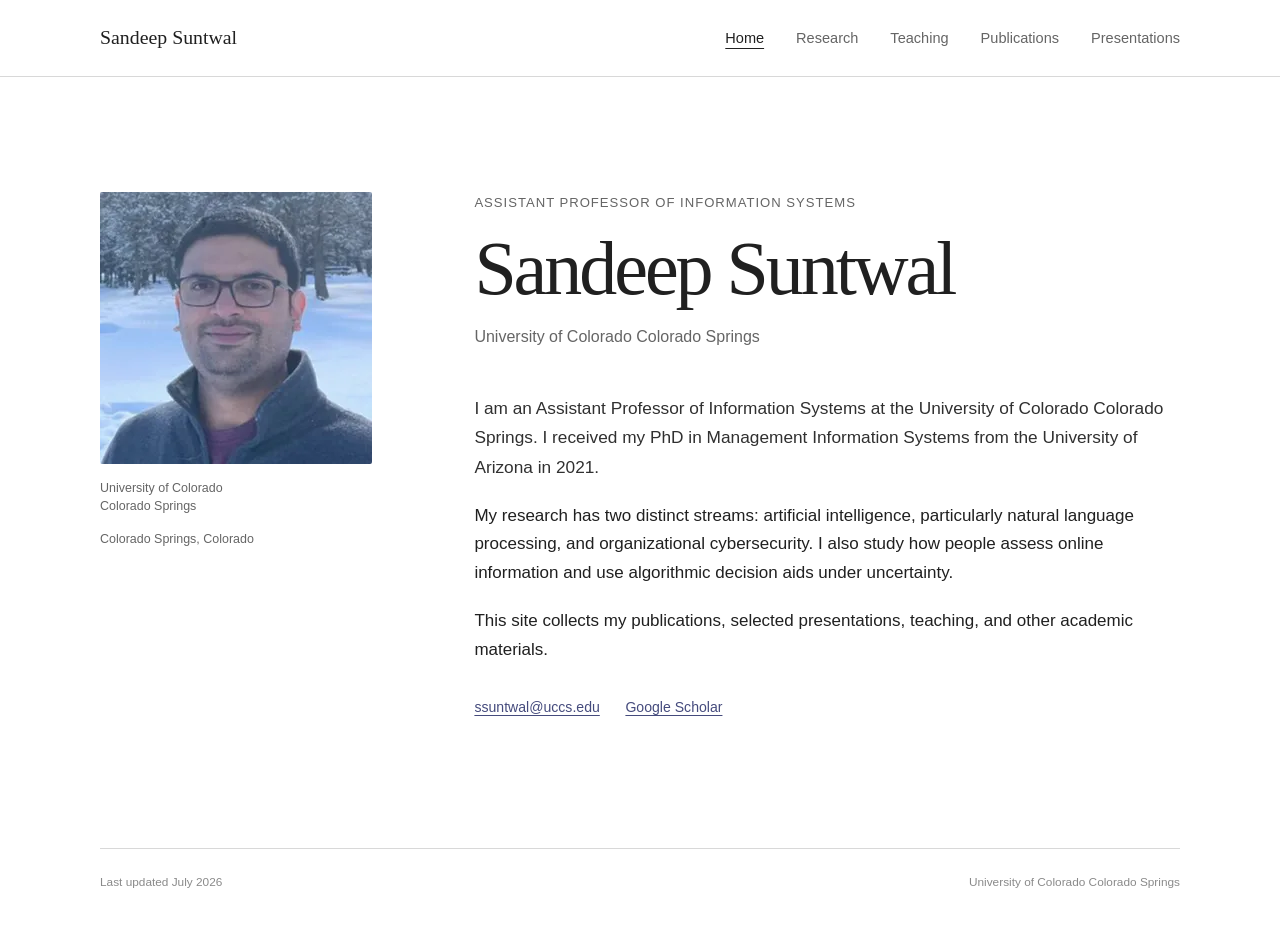
<file: index.html>
<!doctype html>
<html lang="en">
  <head>
    <meta charset="utf-8" />
    <meta name="viewport" content="width=device-width, initial-scale=1" />
    <meta
      name="description"
      content="Academic homepage of Sandeep Suntwal, Assistant Professor of Information Systems at the University of Colorado Colorado Springs."
    />
    <meta name="author" content="Sandeep Suntwal" />
    <meta name="theme-color" content="#ffffff" />
    <meta property="og:type" content="website" />
    <meta property="og:site_name" content="Sandeep Suntwal" />
    <meta property="og:title" content="Sandeep Suntwal" />
    <meta
      property="og:description"
      content="Assistant Professor of Information Systems at the University of Colorado Colorado Springs."
    />
    <meta property="og:url" content="https://suntwal.com/" />
    <meta
      property="og:image"
      content="https://suntwal.com/assets/sandeep-suntwal.png"
    />
    <meta property="og:image:width" content="272" />
    <meta property="og:image:height" content="272" />
    <meta property="og:image:alt" content="Sandeep Suntwal" />
    <meta name="twitter:card" content="summary" />
    <title>Sandeep Suntwal</title>
    <link rel="canonical" href="https://suntwal.com/" />
    <link rel="icon" href="favicon.svg" type="image/svg+xml" />
    <link rel="stylesheet" href="styles.css" />
  </head>

  <body>
    <a class="skip-link" href="#content">Skip to main content</a>

    <header class="site-header">
      <div class="nav-wrap">
        <a class="brand" href="index.html">Sandeep Suntwal</a>
        <nav aria-label="Main navigation">
          <a href="index.html" aria-current="page">Home</a>
          <a href="research.html">Research</a>
          <a href="teaching.html">Teaching</a>
          <a href="publications.html">Publications</a>
          <a href="presentations.html">Presentations</a>
        </nav>
      </div>
    </header>

    <main class="site-main" id="content">
      <section class="hero" aria-labelledby="page-heading">
        <aside class="portrait-column" aria-label="Affiliation">
          <img
            class="portrait"
            src="assets/sandeep-suntwal.png"
            width="272"
            height="272"
            alt="Sandeep Suntwal"
          />
          <p>
            University of Colorado<br />
            Colorado Springs
          </p>
          <p>Colorado Springs, Colorado</p>
        </aside>

        <div class="hero-copy">
          <p class="kicker">Assistant Professor of Information Systems</p>
          <h1 id="page-heading">Sandeep Suntwal</h1>
          <p class="affiliation">University of Colorado Colorado Springs</p>

          <div class="bio">
            <p>
              I am an Assistant Professor of Information Systems at the
              University of Colorado Colorado Springs. I received my PhD in
              Management Information Systems from the University of Arizona in
              2021.
            </p>
            <p>
              My research has two distinct streams: artificial intelligence,
              particularly natural language processing, and organizational
              cybersecurity. I also study how people assess online information
              and use algorithmic decision aids under uncertainty.
            </p>
            <p>
              This site collects my publications, selected presentations,
              teaching, and other academic materials.
            </p>
          </div>

          <div class="profile-links">
            <a href="mailto:ssuntwal@uccs.edu">ssuntwal@uccs.edu</a>
            <a
              href="https://scholar.google.com/citations?user=9GEF2eIAAAAJ&amp;hl=en&amp;oi=ao"
              target="_blank"
              rel="noopener noreferrer"
            >Google Scholar</a>
          </div>
        </div>
      </section>
    </main>

    <footer class="site-footer">
      <div class="footer-wrap">
        <p>Last updated July 2026</p>
        <p>University of Colorado Colorado Springs</p>
      </div>
    </footer>

    <!-- Cloudflare Web Analytics -->
    <script
      type="module"
      src="https://static.cloudflareinsights.com/beacon.min.js"
      data-cf-beacon='{"token":"6bc401206c6a460b86d9758669541e5e"}'
    ></script>
    <!-- End Cloudflare Web Analytics -->
  </body>
</html>
</file>
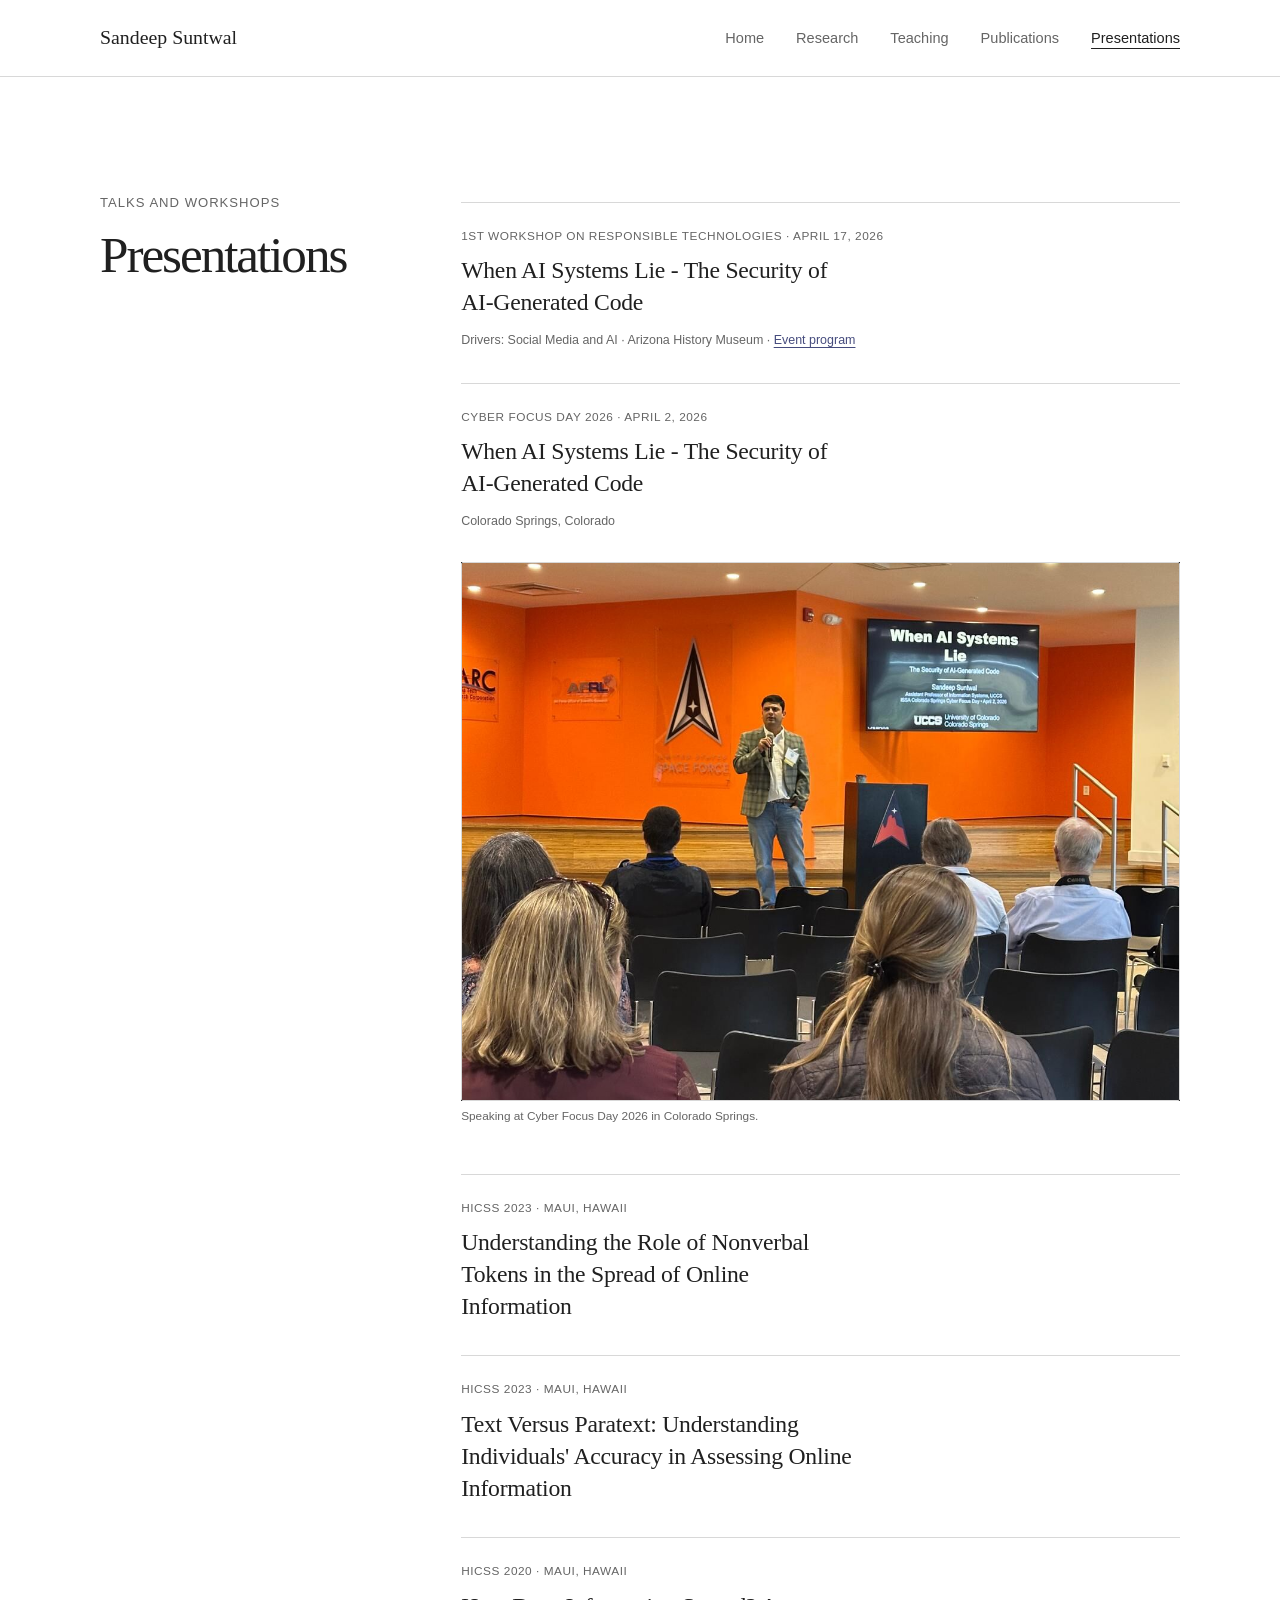
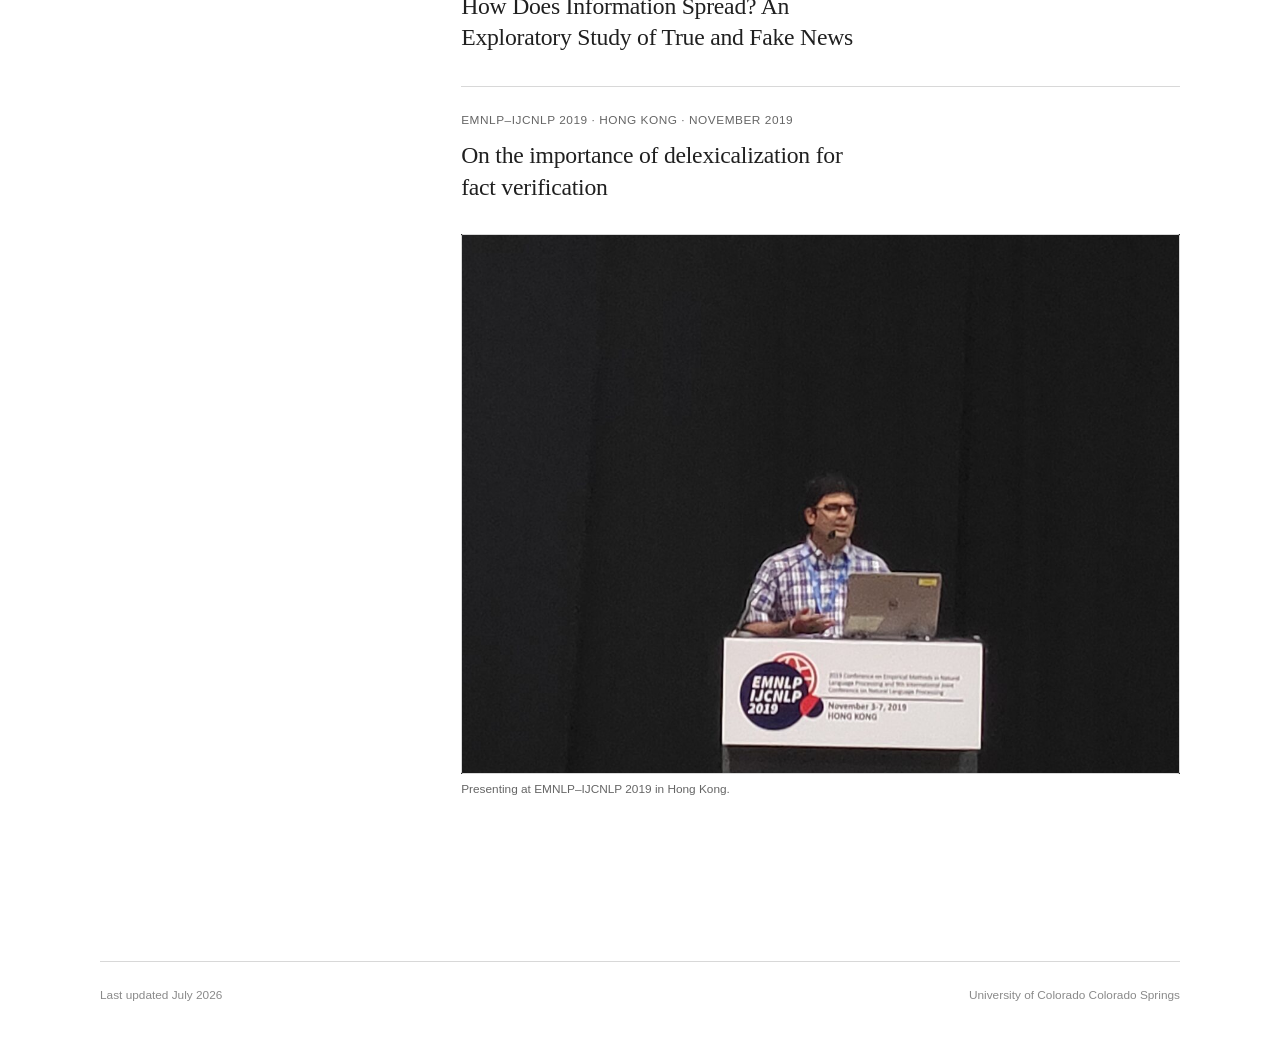
<file: presentations.html>
<!doctype html>
<html lang="en">
  <head>
    <meta charset="utf-8" />
    <meta name="viewport" content="width=device-width, initial-scale=1" />
    <meta
      name="description"
      content="Selected presentations by Sandeep Suntwal, Assistant Professor of Information Systems at UCCS."
    />
    <meta name="author" content="Sandeep Suntwal" />
    <meta name="theme-color" content="#ffffff" />
    <meta property="og:type" content="website" />
    <meta property="og:site_name" content="Sandeep Suntwal" />
    <meta property="og:title" content="Presentations | Sandeep Suntwal" />
    <meta
      property="og:description"
      content="Selected conference presentations and invited talks by Sandeep Suntwal."
    />
    <meta property="og:url" content="https://suntwal.com/presentations.html" />
    <meta
      property="og:image"
      content="https://suntwal.com/assets/sandeep-suntwal.png"
    />
    <meta property="og:image:alt" content="Sandeep Suntwal" />
    <meta name="twitter:card" content="summary" />
    <title>Presentations | Sandeep Suntwal</title>
    <link rel="canonical" href="https://suntwal.com/presentations.html" />
    <link rel="icon" href="favicon.svg" type="image/svg+xml" />
    <link rel="stylesheet" href="styles.css" />
  </head>

  <body>
    <a class="skip-link" href="#content">Skip to main content</a>

    <header class="site-header">
      <div class="nav-wrap">
        <a class="brand" href="index.html">Sandeep Suntwal</a>
        <nav aria-label="Main navigation">
          <a href="index.html">Home</a>
          <a href="research.html">Research</a>
          <a href="teaching.html">Teaching</a>
          <a href="publications.html">Publications</a>
          <a href="presentations.html" aria-current="page">Presentations</a>
        </nav>
      </div>
    </header>

    <main class="site-main" id="content">
      <section class="inner-page" aria-labelledby="page-heading">
        <header class="page-heading">
          <p>Talks and workshops</p>
          <h1 id="page-heading">Presentations</h1>
        </header>
        <div class="page-copy presentations-copy">
          <article class="presentation-entry presentation-entry--text">
            <header>
              <p class="presentation-meta">
                1st Workshop on Responsible Technologies · April 17, 2026
              </p>
              <h2>When AI Systems Lie - The Security of AI-Generated Code</h2>
              <p class="presentation-details">
                Drivers: Social Media and AI · Arizona History Museum ·
                <a
                  href="https://eller.arizona.edu/departments-research/centers-labs/management-information/events"
                >Event program</a>
              </p>
            </header>
          </article>

          <article class="presentation-entry presentation-entry--photos">
            <header>
              <p class="presentation-meta">Cyber Focus Day 2026 · April 2, 2026</p>
              <h2>When AI Systems Lie - The Security of AI-Generated Code</h2>
              <p class="presentation-details">Colorado Springs, Colorado</p>
            </header>

            <div class="presentation-gallery presentation-gallery--single">
              <figure>
                <a
                  href="assets/presentations/cyber-focus-day-2026-colorado-springs.jpg"
                  aria-label="Open the Cyber Focus Day photograph at full size"
                >
                  <img
                    src="assets/presentations/cyber-focus-day-2026-colorado-springs.jpg"
                    width="1200"
                    height="1600"
                    loading="lazy"
                    decoding="async"
                    alt="Sandeep Suntwal speaking at Cyber Focus Day with the presentation title displayed behind him"
                  />
                </a>
                <figcaption>Speaking at Cyber Focus Day 2026 in Colorado Springs.</figcaption>
              </figure>
            </div>
          </article>

          <article class="presentation-entry presentation-entry--text">
            <header>
              <p class="presentation-meta">HICSS 2023 · Maui, Hawaii</p>
              <h2>Understanding the Role of Nonverbal Tokens in the Spread of Online Information</h2>
            </header>
          </article>

          <article class="presentation-entry presentation-entry--text">
            <header>
              <p class="presentation-meta">HICSS 2023 · Maui, Hawaii</p>
              <h2>Text Versus Paratext: Understanding Individuals' Accuracy in Assessing Online Information</h2>
            </header>
          </article>

          <article class="presentation-entry presentation-entry--text">
            <header>
              <p class="presentation-meta">HICSS 2020 · Maui, Hawaii</p>
              <h2>How Does Information Spread? An Exploratory Study of True and Fake News</h2>
            </header>
          </article>

          <article class="presentation-entry presentation-entry--photos">
            <header>
              <p class="presentation-meta">
                EMNLP–IJCNLP 2019 · Hong Kong · November 2019
              </p>
              <h2>On the importance of delexicalization for fact verification</h2>
            </header>

            <div class="presentation-gallery presentation-gallery--single">
              <figure>
                <a
                  href="assets/presentations/emnlp-2019-hong-kong-podium.jpg"
                  aria-label="Open the podium photograph at full size"
                >
                  <img
                    src="assets/presentations/emnlp-2019-hong-kong-podium.jpg"
                    width="1200"
                    height="1600"
                    loading="lazy"
                    decoding="async"
                    alt="Sandeep Suntwal speaking at the conference podium in Hong Kong"
                  />
                </a>
                <figcaption>Presenting at EMNLP–IJCNLP 2019 in Hong Kong.</figcaption>
              </figure>
            </div>
          </article>
        </div>
      </section>
    </main>

    <footer class="site-footer">
      <div class="footer-wrap">
        <p>Last updated July 2026</p>
        <p>University of Colorado Colorado Springs</p>
      </div>
    </footer>

    <!-- Cloudflare Web Analytics -->
    <script
      type="module"
      src="https://static.cloudflareinsights.com/beacon.min.js"
      data-cf-beacon='{"token":"6bc401206c6a460b86d9758669541e5e"}'
    ></script>
    <!-- End Cloudflare Web Analytics -->
  </body>
</html>
</file>
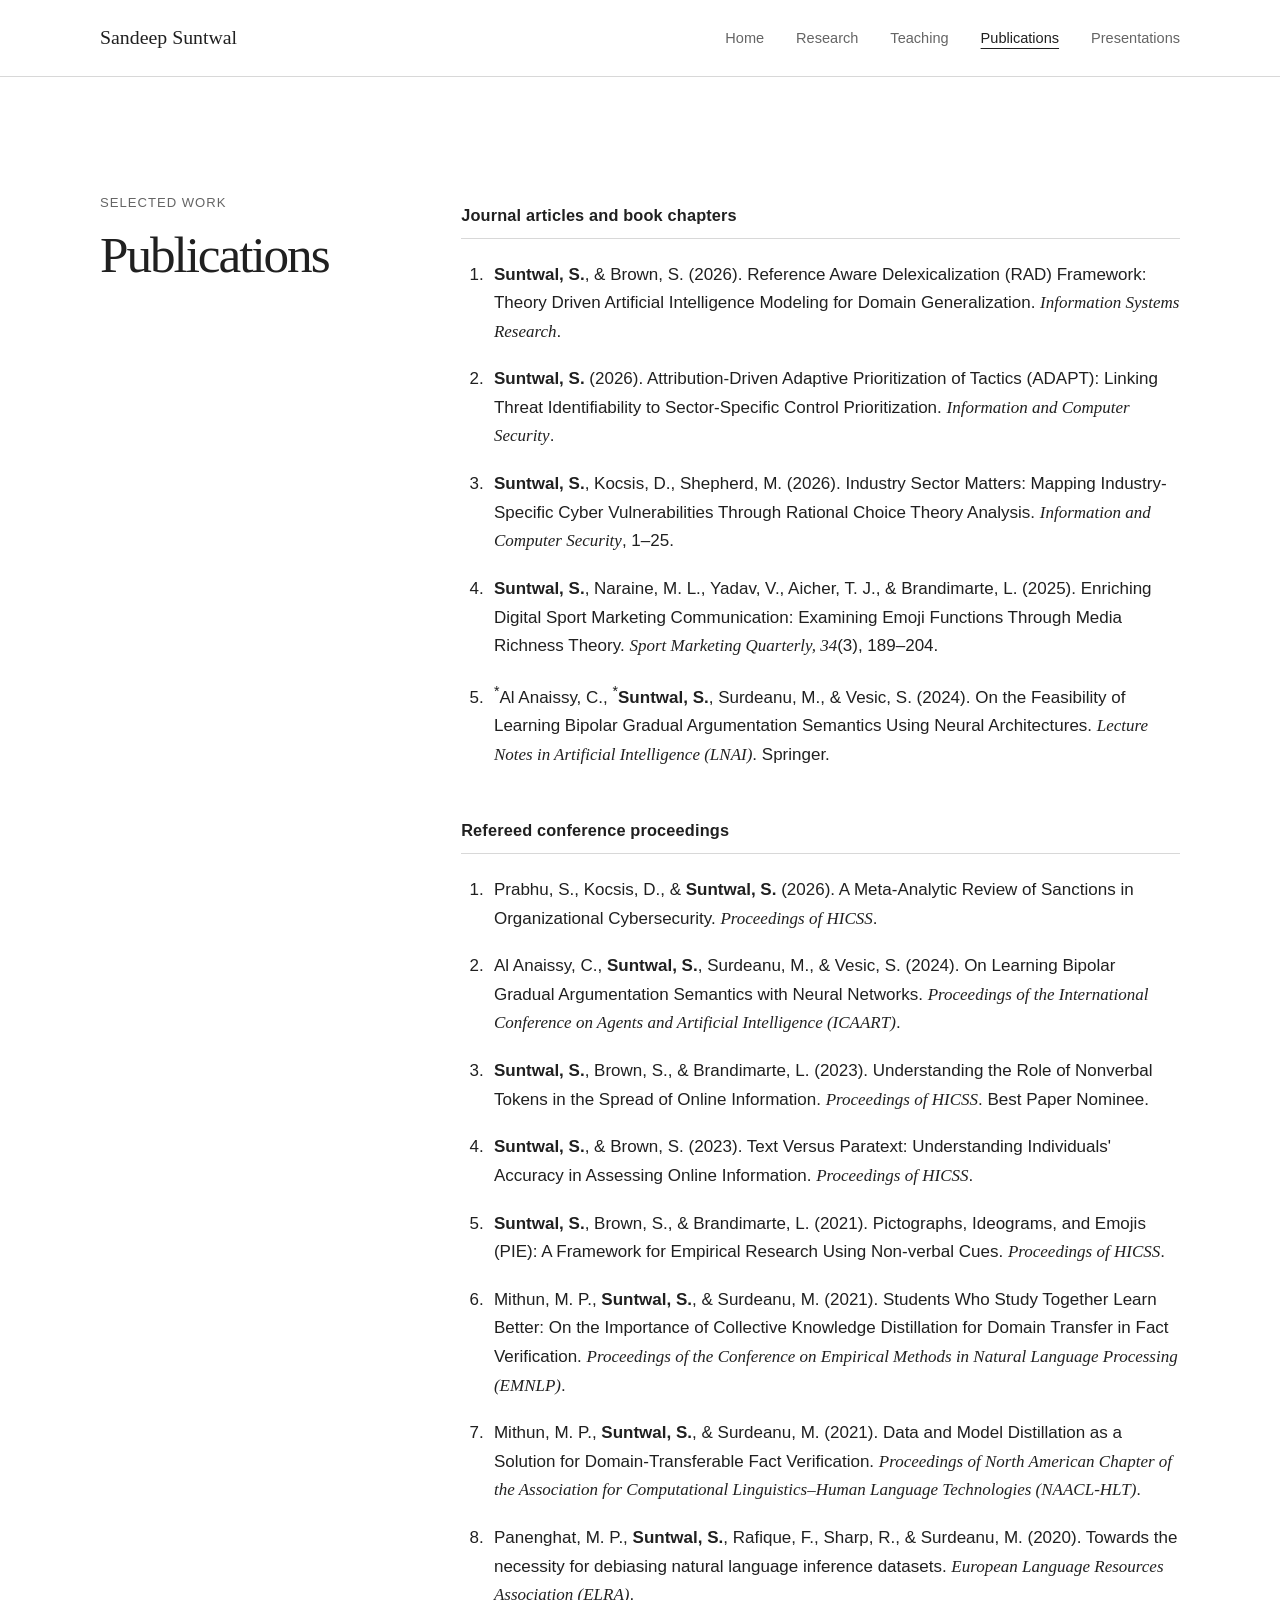
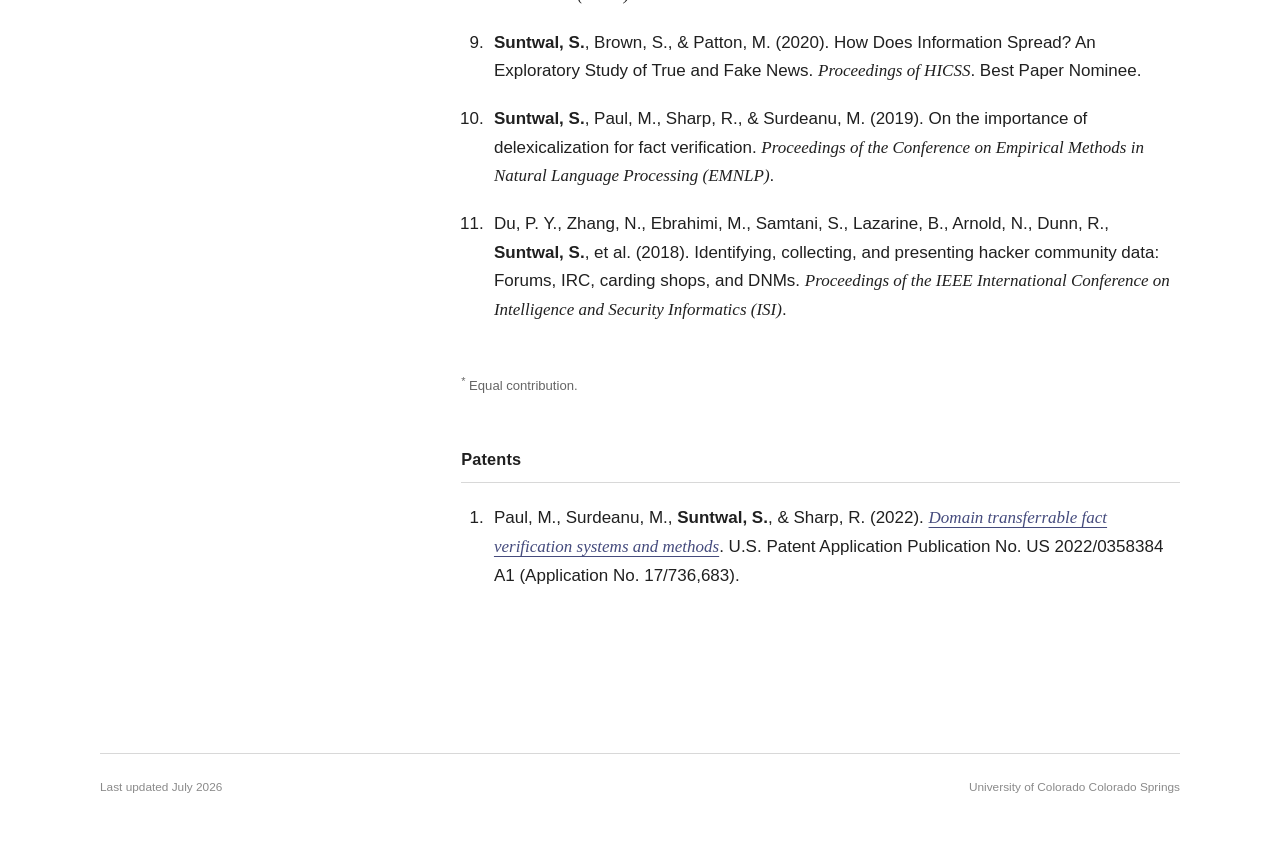
<file: publications.html>
<!doctype html>
<html lang="en">
  <head>
    <meta charset="utf-8" />
    <meta name="viewport" content="width=device-width, initial-scale=1" />
    <meta
      name="description"
      content="Selected publications by Sandeep Suntwal, Assistant Professor of Information Systems at UCCS."
    />
    <meta name="author" content="Sandeep Suntwal" />
    <meta name="theme-color" content="#ffffff" />
    <meta property="og:type" content="website" />
    <meta property="og:site_name" content="Sandeep Suntwal" />
    <meta property="og:title" content="Publications | Sandeep Suntwal" />
    <meta
      property="og:description"
      content="Selected journal articles, book chapters, conference proceedings, and patents by Sandeep Suntwal."
    />
    <meta property="og:url" content="https://suntwal.com/publications.html" />
    <meta
      property="og:image"
      content="https://suntwal.com/assets/sandeep-suntwal.png"
    />
    <meta property="og:image:alt" content="Sandeep Suntwal" />
    <meta name="twitter:card" content="summary" />
    <title>Publications | Sandeep Suntwal</title>
    <link rel="canonical" href="https://suntwal.com/publications.html" />
    <link rel="icon" href="favicon.svg" type="image/svg+xml" />
    <link rel="stylesheet" href="styles.css" />
  </head>

  <body>
    <a class="skip-link" href="#content">Skip to main content</a>

    <header class="site-header">
      <div class="nav-wrap">
        <a class="brand" href="index.html">Sandeep Suntwal</a>
        <nav aria-label="Main navigation">
          <a href="index.html">Home</a>
          <a href="research.html">Research</a>
          <a href="teaching.html">Teaching</a>
          <a href="publications.html" aria-current="page">Publications</a>
          <a href="presentations.html">Presentations</a>
        </nav>
      </div>
    </header>

    <main class="site-main" id="content">
      <section class="inner-page" aria-labelledby="page-heading">
        <header class="page-heading">
          <p>Selected work</p>
          <h1 id="page-heading">Publications</h1>
        </header>
        <div class="page-copy publications-copy">
          <div class="publication-group">
            <h2>Journal articles and book chapters</h2>
            <ol class="publication-list">
              <li>
                <strong>Suntwal, S.</strong>, &amp; Brown, S. (2026). Reference Aware
                Delexicalization (RAD) Framework: Theory Driven Artificial Intelligence
                Modeling for Domain Generalization. <cite>Information Systems Research</cite>.
              </li>
              <li>
                <strong>Suntwal, S.</strong> (2026). Attribution-Driven Adaptive
                Prioritization of Tactics (ADAPT): Linking Threat Identifiability to
                Sector-Specific Control Prioritization.
                <cite>Information and Computer Security</cite>.
              </li>
              <li>
                <strong>Suntwal, S.</strong>, Kocsis, D., Shepherd, M. (2026). Industry
                Sector Matters: Mapping Industry-Specific Cyber Vulnerabilities Through
                Rational Choice Theory Analysis.
                <cite>Information and Computer Security</cite>, 1–25.
              </li>
              <li>
                <strong>Suntwal, S.</strong>, Naraine, M. L., Yadav, V., Aicher, T. J.,
                &amp; Brandimarte, L. (2025). Enriching Digital Sport Marketing
                Communication: Examining Emoji Functions Through Media Richness Theory.
                <cite>Sport Marketing Quarterly, 34</cite>(3), 189–204.
              </li>
              <li>
                <sup>*</sup>Al Anaissy, C., <sup>*</sup><strong>Suntwal, S.</strong>,
                Surdeanu, M., &amp; Vesic, S. (2024). On the Feasibility of Learning
                Bipolar Gradual Argumentation Semantics Using Neural Architectures.
                <cite>Lecture Notes in Artificial Intelligence (LNAI)</cite>. Springer.
              </li>
            </ol>
          </div>

          <div class="publication-group">
            <h2>Refereed conference proceedings</h2>
            <ol class="publication-list">
              <li>
                Prabhu, S., Kocsis, D., &amp; <strong>Suntwal, S.</strong> (2026). A
                Meta-Analytic Review of Sanctions in Organizational Cybersecurity.
                <cite>Proceedings of HICSS</cite>.
              </li>
              <li>
                Al Anaissy, C., <strong>Suntwal, S.</strong>, Surdeanu, M., &amp; Vesic,
                S. (2024). On Learning Bipolar Gradual Argumentation Semantics with
                Neural Networks. <cite>Proceedings of the International Conference on
                Agents and Artificial Intelligence (ICAART)</cite>.
              </li>
              <li>
                <strong>Suntwal, S.</strong>, Brown, S., &amp; Brandimarte, L. (2023).
                Understanding the Role of Nonverbal Tokens in the Spread of Online
                Information. <cite>Proceedings of HICSS</cite>. Best Paper Nominee.
              </li>
              <li>
                <strong>Suntwal, S.</strong>, &amp; Brown, S. (2023). Text Versus
                Paratext: Understanding Individuals' Accuracy in Assessing Online
                Information. <cite>Proceedings of HICSS</cite>.
              </li>
              <li>
                <strong>Suntwal, S.</strong>, Brown, S., &amp; Brandimarte, L. (2021).
                Pictographs, Ideograms, and Emojis (PIE): A Framework for Empirical
                Research Using Non-verbal Cues. <cite>Proceedings of HICSS</cite>.
              </li>
              <li>
                Mithun, M. P., <strong>Suntwal, S.</strong>, &amp; Surdeanu, M. (2021).
                Students Who Study Together Learn Better: On the Importance of Collective
                Knowledge Distillation for Domain Transfer in Fact Verification.
                <cite>Proceedings of the Conference on Empirical Methods in Natural
                Language Processing (EMNLP)</cite>.
              </li>
              <li>
                Mithun, M. P., <strong>Suntwal, S.</strong>, &amp; Surdeanu, M. (2021).
                Data and Model Distillation as a Solution for Domain-Transferable Fact
                Verification. <cite>Proceedings of North American Chapter of the
                Association for Computational Linguistics–Human Language Technologies
                (NAACL-HLT)</cite>.
              </li>
              <li>
                Panenghat, M. P., <strong>Suntwal, S.</strong>, Rafique, F., Sharp, R.,
                &amp; Surdeanu, M. (2020). Towards the necessity for debiasing natural
                language inference datasets. <cite>European Language Resources
                Association (ELRA)</cite>.
              </li>
              <li>
                <strong>Suntwal, S.</strong>, Brown, S., &amp; Patton, M. (2020). How
                Does Information Spread? An Exploratory Study of True and Fake News.
                <cite>Proceedings of HICSS</cite>. Best Paper Nominee.
              </li>
              <li>
                <strong>Suntwal, S.</strong>, Paul, M., Sharp, R., &amp; Surdeanu, M.
                (2019). On the importance of delexicalization for fact verification.
                <cite>Proceedings of the Conference on Empirical Methods in Natural
                Language Processing (EMNLP)</cite>.
              </li>
              <li>
                Du, P. Y., Zhang, N., Ebrahimi, M., Samtani, S., Lazarine, B., Arnold,
                N., Dunn, R., <strong>Suntwal, S.</strong>, et al. (2018). Identifying,
                collecting, and presenting hacker community data: Forums, IRC, carding
                shops, and DNMs. <cite>Proceedings of the IEEE International Conference
                on Intelligence and Security Informatics (ISI)</cite>.
              </li>
            </ol>
          </div>

          <p class="publication-note"><sup>*</sup> Equal contribution.</p>

          <div class="publication-group patent-group">
            <h2>Patents</h2>
            <ol class="publication-list">
              <li>
                Paul, M., Surdeanu, M., <strong>Suntwal, S.</strong>, &amp; Sharp,
                R. (2022).
                <a
                  href="https://patents.google.com/patent/US20220358384A1/en"
                  target="_blank"
                  rel="noopener noreferrer"
                ><cite>Domain transferrable fact verification systems and methods</cite></a>.
                U.S. Patent Application Publication No. US 2022/0358384 A1
                (Application No. 17/736,683).
              </li>
            </ol>
          </div>
        </div>
      </section>
    </main>

    <footer class="site-footer">
      <div class="footer-wrap">
        <p>Last updated July 2026</p>
        <p>University of Colorado Colorado Springs</p>
      </div>
    </footer>

    <!-- Cloudflare Web Analytics -->
    <script
      type="module"
      src="https://static.cloudflareinsights.com/beacon.min.js"
      data-cf-beacon='{"token":"6bc401206c6a460b86d9758669541e5e"}'
    ></script>
    <!-- End Cloudflare Web Analytics -->
  </body>
</html>
</file>
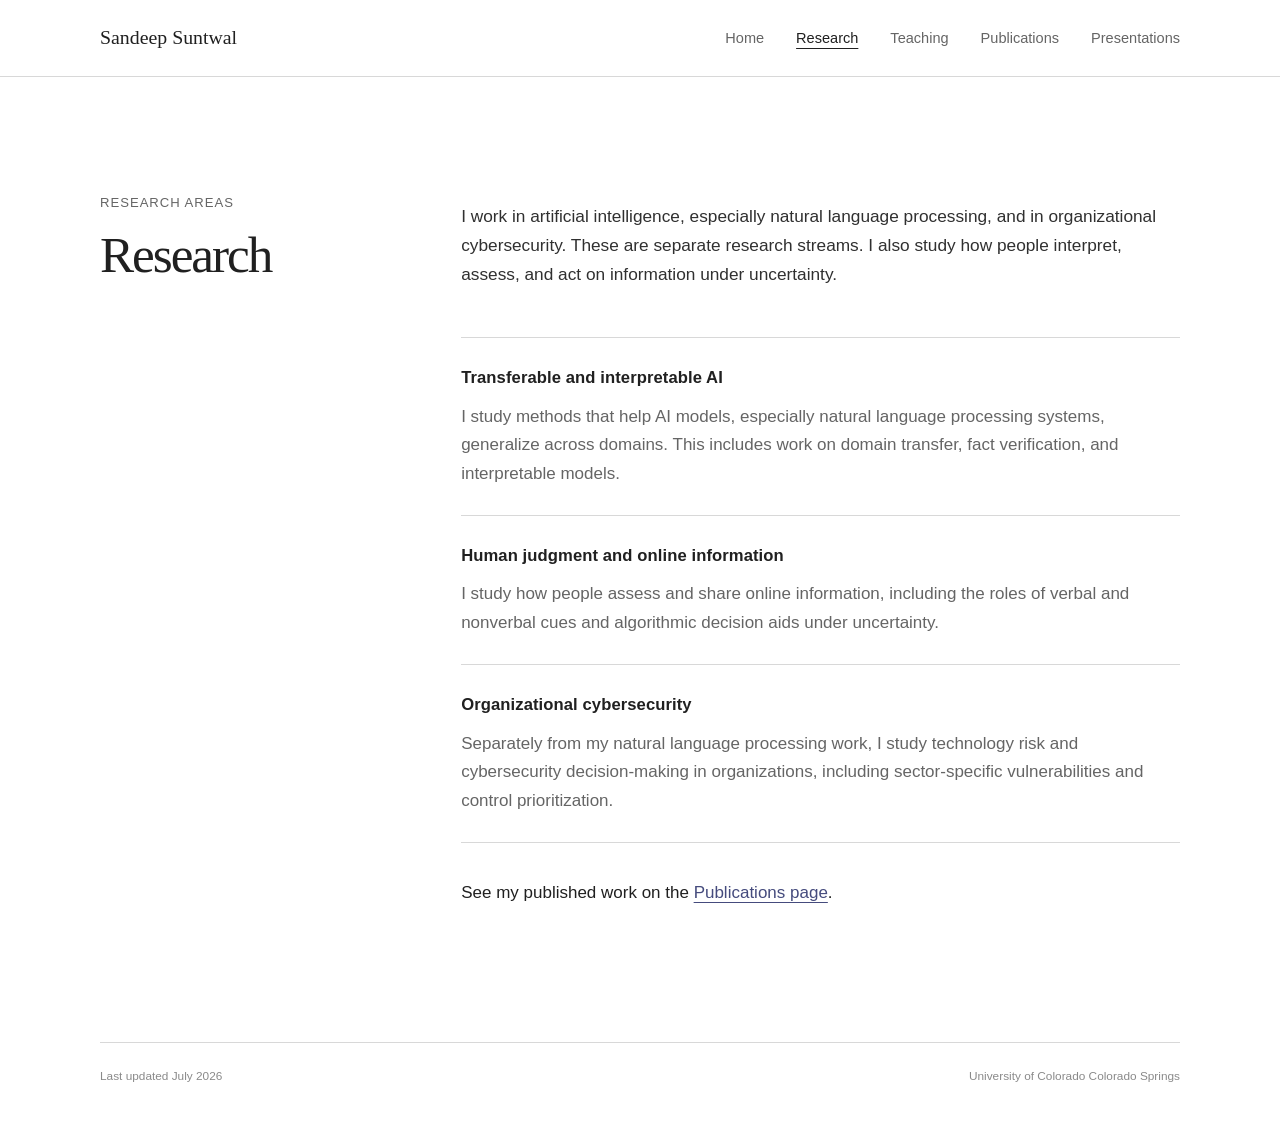
<file: research.html>
<!doctype html>
<html lang="en">
  <head>
    <meta charset="utf-8" />
    <meta name="viewport" content="width=device-width, initial-scale=1" />
    <meta
      name="description"
      content="Research by Sandeep Suntwal, Assistant Professor of Information Systems at UCCS."
    />
    <meta name="author" content="Sandeep Suntwal" />
    <meta name="theme-color" content="#ffffff" />
    <meta property="og:type" content="website" />
    <meta property="og:site_name" content="Sandeep Suntwal" />
    <meta property="og:title" content="Research | Sandeep Suntwal" />
    <meta
      property="og:description"
      content="Research in natural language processing, human judgment, and organizational cybersecurity."
    />
    <meta property="og:url" content="https://suntwal.com/research.html" />
    <meta
      property="og:image"
      content="https://suntwal.com/assets/sandeep-suntwal.png"
    />
    <meta property="og:image:alt" content="Sandeep Suntwal" />
    <meta name="twitter:card" content="summary" />
    <title>Research | Sandeep Suntwal</title>
    <link rel="canonical" href="https://suntwal.com/research.html" />
    <link rel="icon" href="favicon.svg" type="image/svg+xml" />
    <link rel="stylesheet" href="styles.css" />
  </head>

  <body>
    <a class="skip-link" href="#content">Skip to main content</a>

    <header class="site-header">
      <div class="nav-wrap">
        <a class="brand" href="index.html">Sandeep Suntwal</a>
        <nav aria-label="Main navigation">
          <a href="index.html">Home</a>
          <a href="research.html" aria-current="page">Research</a>
          <a href="teaching.html">Teaching</a>
          <a href="publications.html">Publications</a>
          <a href="presentations.html">Presentations</a>
        </nav>
      </div>
    </header>

    <main class="site-main" id="content">
      <section class="inner-page" aria-labelledby="page-heading">
        <header class="page-heading">
          <p>Research areas</p>
          <h1 id="page-heading">Research</h1>
        </header>
        <div class="page-copy research-copy">
          <p class="research-overview">
            I work in artificial intelligence, especially natural language
            processing, and in organizational cybersecurity. These are separate
            research streams. I also study how people interpret, assess, and act
            on information under uncertainty.
          </p>

          <div class="research-themes">
            <article class="research-theme">
              <h2>Transferable and interpretable AI</h2>
              <p>
                I study methods that help AI models, especially natural language
                processing systems, generalize across domains. This includes work
                on domain transfer, fact verification, and interpretable models.
              </p>
            </article>

            <article class="research-theme">
              <h2>Human judgment and online information</h2>
              <p>
                I study how people assess and share online information, including
                the roles of verbal and nonverbal cues and algorithmic decision
                aids under uncertainty.
              </p>
            </article>

            <article class="research-theme">
              <h2>Organizational cybersecurity</h2>
              <p>
                Separately from my natural language processing work, I study
                technology risk and cybersecurity decision-making in organizations,
                including sector-specific vulnerabilities and control prioritization.
              </p>
            </article>
          </div>

          <p class="research-publications">
            See my published work on the
            <a href="publications.html">Publications page</a>.
          </p>
        </div>
      </section>
    </main>

    <footer class="site-footer">
      <div class="footer-wrap">
        <p>Last updated July 2026</p>
        <p>University of Colorado Colorado Springs</p>
      </div>
    </footer>

    <!-- Cloudflare Web Analytics -->
    <script
      type="module"
      src="https://static.cloudflareinsights.com/beacon.min.js"
      data-cf-beacon='{"token":"6bc401206c6a460b86d9758669541e5e"}'
    ></script>
    <!-- End Cloudflare Web Analytics -->
  </body>
</html>
</file>
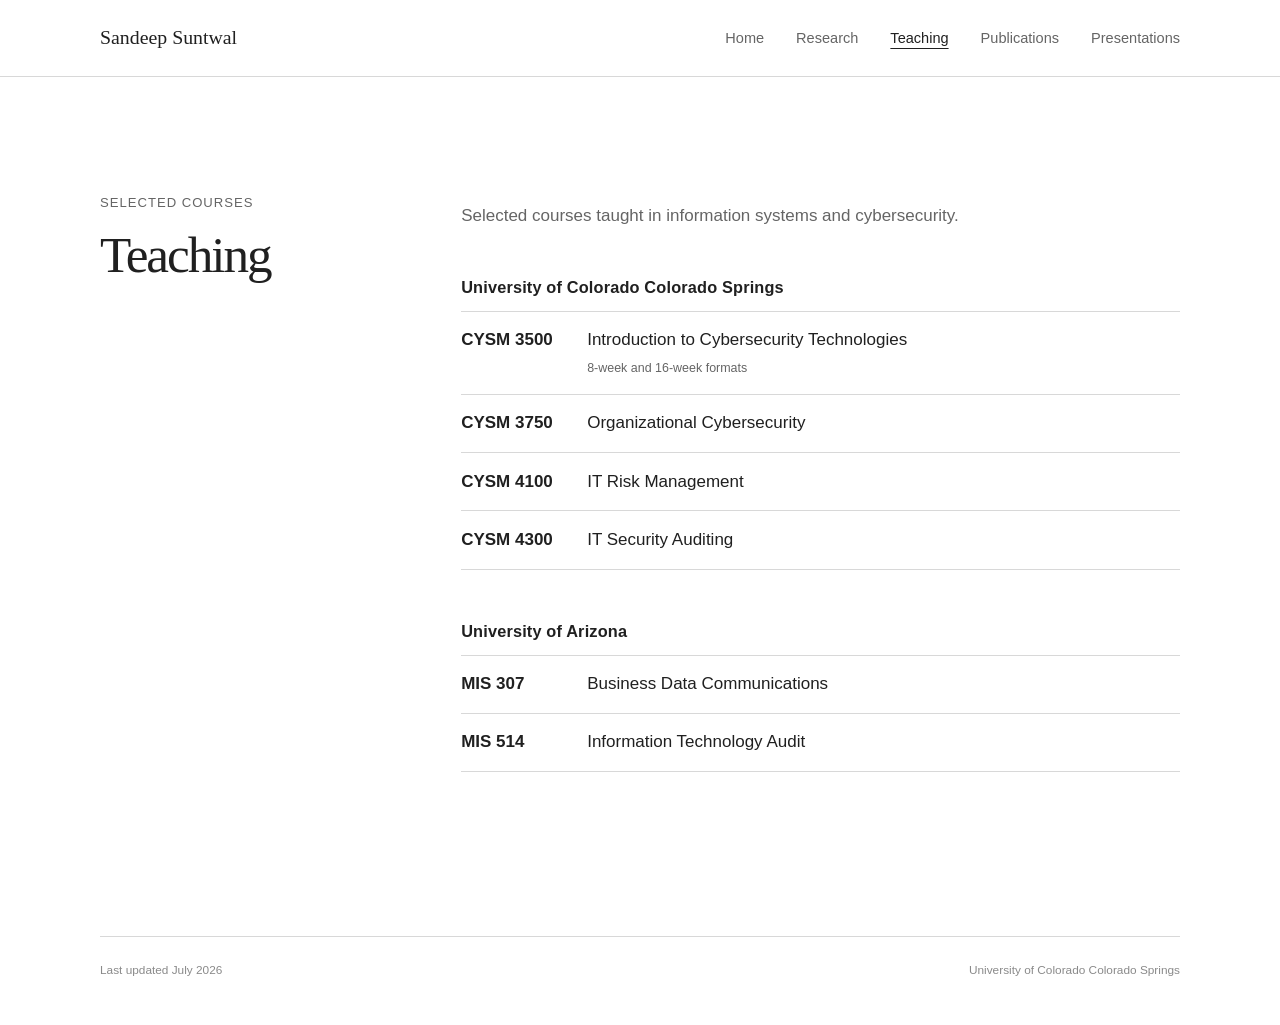
<file: teaching.html>
<!doctype html>
<html lang="en">
  <head>
    <meta charset="utf-8" />
    <meta name="viewport" content="width=device-width, initial-scale=1" />
    <meta
      name="description"
      content="Teaching information and course materials from Sandeep Suntwal at UCCS."
    />
    <meta name="author" content="Sandeep Suntwal" />
    <meta name="theme-color" content="#ffffff" />
    <meta property="og:type" content="website" />
    <meta property="og:site_name" content="Sandeep Suntwal" />
    <meta property="og:title" content="Teaching | Sandeep Suntwal" />
    <meta
      property="og:description"
      content="Selected information systems and cybersecurity courses taught by Sandeep Suntwal."
    />
    <meta property="og:url" content="https://suntwal.com/teaching.html" />
    <meta
      property="og:image"
      content="https://suntwal.com/assets/sandeep-suntwal.png"
    />
    <meta property="og:image:alt" content="Sandeep Suntwal" />
    <meta name="twitter:card" content="summary" />
    <title>Teaching | Sandeep Suntwal</title>
    <link rel="canonical" href="https://suntwal.com/teaching.html" />
    <link rel="icon" href="favicon.svg" type="image/svg+xml" />
    <link rel="stylesheet" href="styles.css" />
  </head>

  <body>
    <a class="skip-link" href="#content">Skip to main content</a>

    <header class="site-header">
      <div class="nav-wrap">
        <a class="brand" href="index.html">Sandeep Suntwal</a>
        <nav aria-label="Main navigation">
          <a href="index.html">Home</a>
          <a href="research.html">Research</a>
          <a href="teaching.html" aria-current="page">Teaching</a>
          <a href="publications.html">Publications</a>
          <a href="presentations.html">Presentations</a>
        </nav>
      </div>
    </header>

    <main class="site-main" id="content">
      <section class="inner-page" aria-labelledby="page-heading">
        <header class="page-heading">
          <p>Selected courses</p>
          <h1 id="page-heading">Teaching</h1>
        </header>
        <div class="page-copy teaching-copy">
          <p class="teaching-intro">
            Selected courses taught in information systems and cybersecurity.
          </p>

          <div class="course-group">
            <h2>University of Colorado Colorado Springs</h2>
            <ul class="course-list">
              <li>
                <div class="course-line">
                  <span class="course-code">CYSM 3500</span>
                  <span>Introduction to Cybersecurity Technologies</span>
                </div>
                <p class="course-note">8-week and 16-week formats</p>
              </li>
              <li>
                <div class="course-line">
                  <span class="course-code">CYSM 3750</span>
                  <span>Organizational Cybersecurity</span>
                </div>
              </li>
              <li>
                <div class="course-line">
                  <span class="course-code">CYSM 4100</span>
                  <span>IT Risk Management</span>
                </div>
              </li>
              <li>
                <div class="course-line">
                  <span class="course-code">CYSM 4300</span>
                  <span>IT Security Auditing</span>
                </div>
              </li>
            </ul>
          </div>

          <div class="course-group">
            <h2>University of Arizona</h2>
            <ul class="course-list">
              <li>
                <div class="course-line">
                  <span class="course-code">MIS 307</span>
                  <span>Business Data Communications</span>
                </div>
              </li>
              <li>
                <div class="course-line">
                  <span class="course-code">MIS 514</span>
                  <span>Information Technology Audit</span>
                </div>
              </li>
            </ul>
          </div>
        </div>
      </section>
    </main>

    <footer class="site-footer">
      <div class="footer-wrap">
        <p>Last updated July 2026</p>
        <p>University of Colorado Colorado Springs</p>
      </div>
    </footer>

    <!-- Cloudflare Web Analytics -->
    <script
      type="module"
      src="https://static.cloudflareinsights.com/beacon.min.js"
      data-cf-beacon='{"token":"6bc401206c6a460b86d9758669541e5e"}'
    ></script>
    <!-- End Cloudflare Web Analytics -->
  </body>
</html>
</file>
<file: styles.css>
:root {
  --ink: #202020;
  --muted: #656565;
  --faint: #8a8a8a;
  --line: #d8d8d8;
  --link: #454b7d;
  --hover: #8d1c12;
  --page-width: 1080px;
  --serif: Georgia, "Times New Roman", Times, serif;
  --sans: Arial, Helvetica, sans-serif;
}

* {
  box-sizing: border-box;
}

html {
  scroll-behavior: smooth;
}

body {
  display: flex;
  min-height: 100vh;
  margin: 0;
  flex-direction: column;
  background: #ffffff;
  color: var(--ink);
  font-family: var(--sans);
  font-size: 17px;
  line-height: 1.68;
  -webkit-font-smoothing: antialiased;
}

a {
  color: var(--link);
  text-decoration: underline;
  text-decoration-thickness: 1px;
  text-underline-offset: 0.22em;
}

a:hover {
  color: var(--hover);
}

:focus-visible {
  outline: 2px solid var(--hover);
  outline-offset: 4px;
}

.skip-link {
  position: fixed;
  top: 0.75rem;
  left: 0.75rem;
  z-index: 20;
  padding: 0.4rem 0.7rem;
  border: 1px solid var(--ink);
  background: #ffffff;
  font-size: 0.8rem;
  transform: translateY(-180%);
}

.skip-link:focus {
  transform: translateY(0);
}

.site-header {
  border-bottom: 1px solid var(--line);
}

.nav-wrap,
.site-main,
.footer-wrap {
  width: min(calc(100% - 3rem), var(--page-width));
  margin-right: auto;
  margin-left: auto;
}

.nav-wrap {
  display: flex;
  min-height: 76px;
  align-items: center;
  justify-content: space-between;
  gap: 2.5rem;
}

.brand,
.brand:visited {
  flex: 0 0 auto;
  color: var(--ink);
  font-family: var(--serif);
  font-size: 1.24rem;
  text-decoration: none;
}

.brand:hover {
  color: var(--link);
}

nav {
  display: flex;
  flex-wrap: wrap;
  justify-content: flex-end;
  gap: 0.45rem 2rem;
  font-size: 0.91rem;
}

nav a,
nav a:visited {
  color: var(--muted);
  text-decoration: none;
}

nav a:hover {
  color: var(--ink);
}

nav a[aria-current="page"],
nav a[aria-current="page"]:visited {
  color: var(--ink);
  text-decoration: underline;
  text-underline-offset: 0.35em;
}

.site-main {
  display: flex;
  flex: 1;
  flex-direction: column;
}

.not-found {
  width: min(100%, 690px);
  padding: clamp(4rem, 9vw, 7.5rem) 0;
}

.not-found h1 {
  margin: 0 0 1.5rem;
  font-family: var(--serif);
  font-size: clamp(2.75rem, 6vw, 4.5rem);
  font-weight: normal;
  letter-spacing: -0.04em;
  line-height: 1.06;
}

.not-found p {
  margin: 0 0 1.25rem;
}

.hero {
  display: grid;
  grid-template-columns: 272px minmax(0, 1fr);
  gap: clamp(3rem, 8vw, 6.5rem);
  align-items: start;
  padding: clamp(4rem, 9vw, 7.5rem) 0 clamp(5rem, 10vw, 8rem);
}

.portrait {
  display: block;
  width: 272px;
  max-width: 100%;
  height: auto;
  border-radius: 2px;
}

.portrait-column {
  color: var(--muted);
  font-size: 0.78rem;
  line-height: 1.5;
}

.portrait-column p {
  margin: 0.9rem 0 0;
}

.kicker,
.page-heading > p {
  margin: 0 0 0.85rem;
  color: var(--muted);
  font-size: 0.82rem;
  letter-spacing: 0.075em;
  text-transform: uppercase;
}

.hero h1,
.page-heading h1 {
  margin: 0;
  font-family: var(--serif);
  font-weight: normal;
  letter-spacing: -0.04em;
  line-height: 1.06;
}

.hero h1 {
  font-size: clamp(3rem, 6.5vw, 4.75rem);
}

.affiliation {
  margin: 1rem 0 0;
  color: var(--muted);
  font-size: 1rem;
}

.bio {
  max-width: 690px;
  margin-top: 2.7rem;
}

.bio p {
  margin: 0 0 1.25rem;
}

.bio p:first-child {
  color: #303030;
  font-size: 1.08rem;
}

.profile-links {
  display: flex;
  flex-wrap: wrap;
  gap: 0.5rem 1.6rem;
  margin-top: 2rem;
  font-size: 0.88rem;
}

.inner-page {
  display: grid;
  grid-template-columns: minmax(190px, 0.36fr) minmax(0, 1fr);
  gap: clamp(3rem, 8vw, 7rem);
  flex: 1;
  align-content: start;
  min-height: 36rem;
  padding: clamp(4rem, 9vw, 7.5rem) 0;
}

.page-heading {
  position: sticky;
  top: 2rem;
  align-self: start;
}

.page-heading h1 {
  font-size: clamp(2.35rem, 4vw, 3.2rem);
}

.page-copy {
  max-width: 690px;
  padding-top: 2rem;
}

.page-copy p {
  margin: 0 0 1.25rem;
}

.publications-copy {
  max-width: 760px;
  padding-top: 0.6rem;
}

.publication-group {
  margin-bottom: 3rem;
}

.publication-group h2 {
  margin: 0 0 1.35rem;
  padding-bottom: 0.55rem;
  border-bottom: 1px solid var(--line);
  font-family: var(--sans);
  font-size: 1.02rem;
  letter-spacing: 0.01em;
}

.publication-list {
  margin: 0;
  padding-left: 1.7rem;
}

.publication-list li {
  padding-left: 0.35rem;
  margin-bottom: 1.2rem;
}

.publication-list cite {
  font-family: var(--serif);
}

.publication-list strong {
  font-weight: 700;
}

.publication-note {
  color: var(--muted);
  font-size: 0.82rem;
}

.patent-group {
  margin-top: 3rem;
}

.teaching-copy {
  max-width: 760px;
  padding-top: 0.6rem;
}

.teaching-intro {
  margin-bottom: 2.7rem !important;
  color: var(--muted);
}

.course-group {
  margin-bottom: 3rem;
}

.course-group h2 {
  margin: 0;
  padding-bottom: 0.6rem;
  border-bottom: 1px solid var(--line);
  font-family: var(--sans);
  font-size: 1.02rem;
  letter-spacing: 0.01em;
}

.course-list {
  margin: 0;
  padding: 0;
  list-style: none;
}

.course-list li {
  padding: 0.9rem 0;
  border-bottom: 1px solid var(--line);
}

.course-line {
  display: grid;
  grid-template-columns: 110px minmax(0, 1fr);
  gap: 1rem;
}

.course-code {
  font-weight: bold;
}

.course-note {
  margin: 0.25rem 0 0 126px !important;
  color: var(--muted);
  font-size: 0.78rem;
}

.research-copy {
  max-width: 760px;
  padding-top: 0.6rem;
}

.research-overview {
  margin-bottom: 3rem !important;
  color: #303030;
  font-size: 1.08rem;
}

.research-themes {
  border-top: 1px solid var(--line);
}

.research-theme {
  padding: 1.65rem 0;
  border-bottom: 1px solid var(--line);
}

.research-theme h2 {
  margin: 0 0 0.65rem;
  font-family: var(--sans);
  font-size: 1.04rem;
  letter-spacing: 0.005em;
}

.research-theme p {
  margin: 0;
  color: var(--muted);
}

.research-publications {
  margin-top: 2.25rem !important;
}

.presentations-copy {
  max-width: 790px;
  padding-top: 0.6rem;
}

.presentation-entry {
  padding: 1.5rem 0 3rem;
  border-top: 1px solid var(--line);
}

.presentation-entry--text {
  padding-bottom: 2rem;
}

.presentation-entry h2 {
  max-width: 34ch;
  margin: 0;
  font-family: var(--serif);
  font-size: 1.48rem;
  font-weight: normal;
  line-height: 1.35;
  letter-spacing: -0.01em;
}

.presentation-meta {
  margin: 0 0 0.55rem !important;
  color: var(--muted);
  font-size: 0.74rem;
  letter-spacing: 0.045em;
  text-transform: uppercase;
}

.presentation-details {
  margin: 0.65rem 0 0 !important;
  color: var(--muted);
  font-size: 0.78rem;
}

.presentation-gallery {
  display: grid;
  grid-template-columns: minmax(0, 1.5fr) minmax(0, 1fr);
  gap: 0.8rem;
  align-items: start;
  margin-top: 1.9rem;
}

.presentation-gallery figure {
  margin: 0;
}

.presentation-gallery a,
.presentation-gallery img {
  display: block;
}

.presentation-gallery a {
  overflow: hidden;
  aspect-ratio: 4 / 3;
  background: #171717;
}

.presentation-gallery .portrait-photo a {
  aspect-ratio: 8 / 9;
}

.presentation-gallery img {
  width: 100%;
  height: 100%;
  border: 1px solid var(--line);
  border-radius: 2px;
  object-fit: cover;
}

.presentation-gallery .portrait-photo img {
  object-position: center 72%;
}

.presentation-gallery--single {
  display: block;
  max-width: 760px;
}

.presentation-gallery--single img {
  object-position: center 62%;
}

.presentation-gallery figcaption {
  margin-top: 0.45rem;
  color: var(--muted);
  font-size: 0.74rem;
  line-height: 1.45;
}

.site-footer {
  margin-top: auto;
}

.footer-wrap {
  display: flex;
  justify-content: space-between;
  gap: 2rem;
  padding: 1.5rem 0 2.75rem;
  border-top: 1px solid var(--line);
  color: var(--faint);
  font-size: 0.74rem;
}

.footer-wrap p {
  margin: 0;
}

@media (max-width: 760px) {
  body {
    font-size: 16px;
  }

  .nav-wrap,
  .site-main,
  .footer-wrap {
    width: min(calc(100% - 2.5rem), var(--page-width));
  }

  .nav-wrap {
    align-items: flex-start;
    flex-direction: column;
    gap: 0.75rem;
    padding: 1.15rem 0;
  }

  nav {
    justify-content: flex-start;
    gap: 0.4rem 1.25rem;
  }

  .hero {
    grid-template-columns: 1fr;
    gap: 2.75rem;
    padding: 3.25rem 0 4.5rem;
  }

  .portrait {
    width: min(68vw, 272px);
  }

  .hero h1 {
    font-size: clamp(2.8rem, 14vw, 4.25rem);
  }

  .inner-page {
    grid-template-columns: 1fr;
    gap: 1.75rem;
    min-height: 28rem;
    padding: 3.5rem 0;
  }

  .page-heading {
    position: static;
  }

  .page-copy {
    padding-top: 0;
  }

  .course-line {
    grid-template-columns: 1fr;
    gap: 0.15rem;
  }

  .course-note {
    margin-left: 0 !important;
  }

  .presentation-gallery {
    grid-template-columns: 1fr;
  }

  .presentation-gallery .portrait-photo a {
    aspect-ratio: 4 / 3;
  }

  .footer-wrap {
    align-items: flex-start;
    flex-direction: column;
    gap: 0.35rem;
  }
}

@media (prefers-reduced-motion: reduce) {
  html {
    scroll-behavior: auto;
  }
}

@media print {
  .site-header,
  .skip-link {
    display: none;
  }

  .site-main,
  .footer-wrap {
    width: 100%;
  }

  .hero,
  .inner-page {
    padding: 0;
  }
}
</file>
